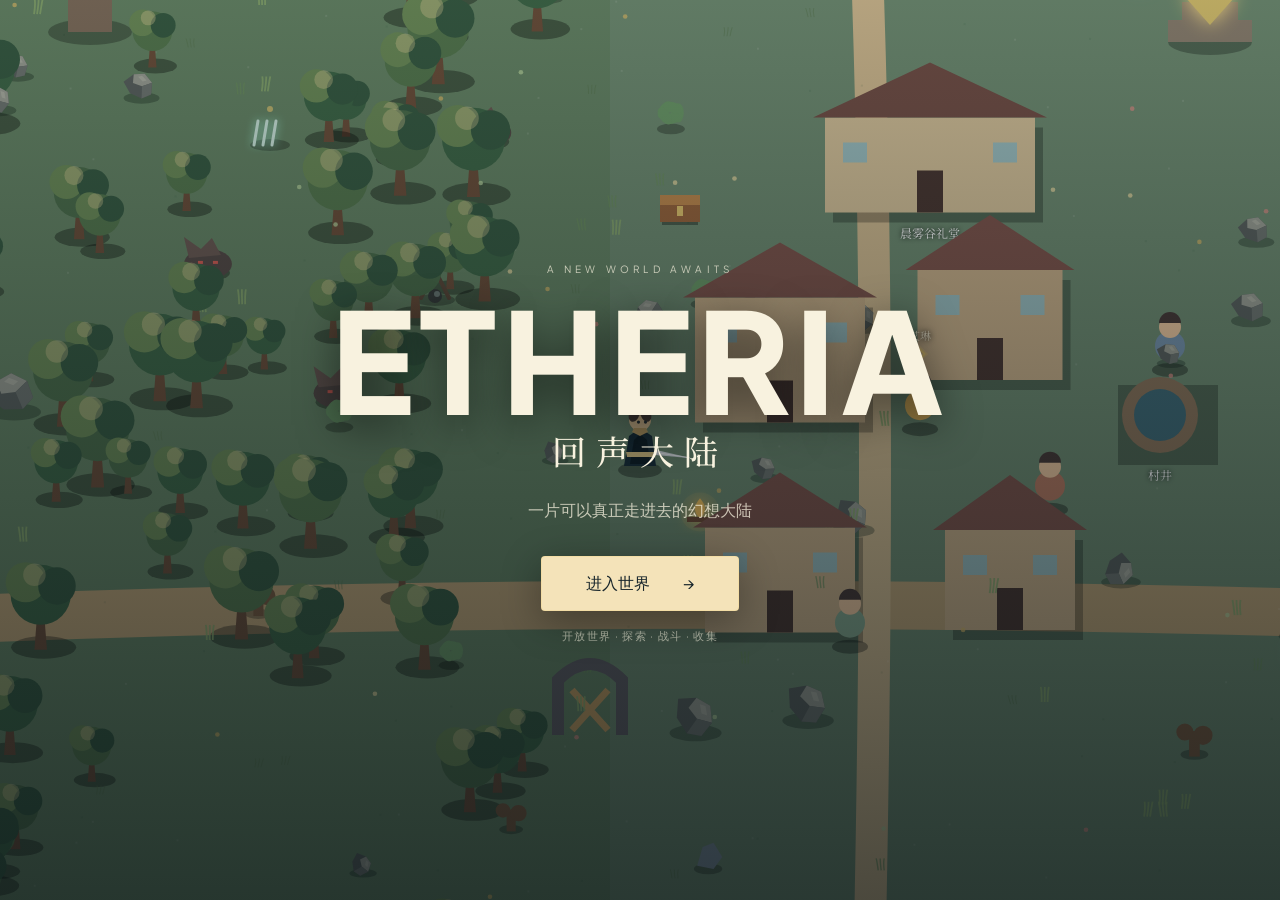
<file: index.html>
<!doctype html>
<html lang="zh-CN">
<head>
<meta charset="utf-8">
<meta name="viewport" content="width=device-width,initial-scale=1,viewport-fit=cover,user-scalable=no">
<meta name="theme-color" content="#071018">
<title>ETHERIA — 回声大陆</title>
<link rel="preconnect" href="https://fonts.googleapis.com">
<link rel="preconnect" href="https://fonts.gstatic.com" crossorigin>
<link href="https://fonts.googleapis.com/css2?family=Noto+Serif+SC:wght@500;600;700&family=Plus+Jakarta+Sans:wght@400;500;600;700;800&display=swap" rel="stylesheet">
<link rel="stylesheet" href="css/game.css?v=etheria-final-01">
<style>
html,body{margin:0;width:100%;height:100%;overflow:hidden;background:#071018}
body{font-family:"Plus Jakarta Sans",sans-serif}
#loading{position:fixed;inset:0;z-index:100;display:flex;flex-direction:column;align-items:center;justify-content:center;background:#071018;color:#f6efdc;animation:loadingFailsafe .8s ease-out 2.4s forwards}
#loading.hidden{display:none!important}
.load-logo{font-size:44px;font-weight:800;letter-spacing:.12em}
.load-sub{font-family:"Noto Serif SC",serif;margin:8px 0 30px;letter-spacing:.3em}
.load-track{width:240px;height:2px;background:#ffffff22}
.load-track i{display:block;height:100%;width:0;background:#e9cf91;transition:width .2s}
.load-track+span{margin-top:14px;font-size:11px;opacity:.65}
@keyframes loadingFailsafe{to{opacity:0;visibility:hidden;pointer-events:none}}
#worldCanvas{position:fixed;inset:0;width:100%;height:100%;touch-action:none}
</style>
</head>
<body>
<div id="game"></div>

<div id="rotateHint"><div class="rotate-icon">↻</div><b>请横屏游玩</b><span>旋转手机后继续冒险</span></div>

<div id="loading" aria-live="polite"><div class="load-logo">ETHERIA</div><div class="load-sub">回声大陆</div><div class="load-track"><i id="loadBar"></i></div><span id="loadText">正在唤醒世界…</span></div>

<!-- ============ 第二层：HUD（只显示必要信息） ============ -->
<div id="hud" class="hidden">
  <div id="miniMap" title="打开地图 (M)"><canvas id="miniMapCanvas" width="180" height="180"></canvas><span id="regionTag">晨雾谷</span></div>

  <div id="questTrack"><i></i><div><b id="questTitle"></b><span id="questHint"></span><em id="questProg"></em></div></div>

  <nav class="quick-nav" aria-label="快捷入口">
    <button id="characterBtn"><span>角色</span></button>
    <button id="inventoryBtn"><span>背包</span></button>
    <button id="questBtn"><span>任务</span></button>
    <button id="menuBtn" aria-label="系统菜单"><span>菜单</span></button>
  </nav>

  <div class="player-card">
    <div class="avatar">旅</div>
    <div class="pc-main"><div class="pc-name"><b>旅者</b><span id="levelText">Lv. 7</span></div>
      <div class="bar hp"><i id="hpFill"></i></div>
      <div class="bar sp"><i id="spFill"></i></div>
    </div>
  </div>

  <div id="combat" class="hidden"><div><b id="enemyName">荒原狼</b><span id="enemyLevel">Lv. 5</span></div><div class="enemy-hp"><i id="enemyHp"></i></div></div>

  <div id="questGuide" class="hidden"><i>◇</i><span id="guideDistance"></span></div>

  <div id="hint">WASD 移动 · Shift 疾跑 · 空格 攻击 · Q 元素技 · E 互动 · M 地图</div>
</div>

<!-- 移动端控制：左摇杆 + 右下主次分明的战斗键 -->
<div id="mobileControls" class="hidden">
  <div id="joy" aria-label="移动摇杆"><i></i></div>
  <div class="mobile-actions">
    <button id="skillBtn">元素技</button>
    <button id="dashBtn">冲刺</button>
    <button id="interactBtn" class="hidden">互动</button>
    <button id="attackBtn">攻击</button>
  </div>
</div>

<!-- ============ 开始界面 ============ -->
<div id="start" class="screen">
  <div class="title"><small>A NEW WORLD AWAITS</small><h1>ETHERIA</h1><h2>回声大陆</h2><p>一片可以真正走进去的幻想大陆</p></div>
  <button id="startBtn">进入世界 <span>→</span></button>
  <div class="start-tip">开放世界 · 探索 · 战斗 · 收集</div>
</div>

<!-- ============ 第四层：系统菜单（左导航 + 右内容） ============ -->
<div id="menu" class="overlay hidden">
  <div class="menu-panel menu-split">
    <aside class="menu-side">
      <small>ETHERIA</small>
      <h2>旅途</h2>
      <nav class="menu-list" id="menuNav">
        <button data-act="resume" class="active">继续游戏</button>
        <button data-act="save">保存进度</button>
        <button data-act="help">帮助</button>
        <button data-act="title">返回标题</button>
      </nav>
      <div class="menu-sep"></div>
      <div class="menu-stats">
        <small>旅程统计</small>
        <div><span>游戏时长</span><b>2.5 小时</b></div>
        <div><span>击杀数</span><b>18</b></div>
        <div><span>回声碎片</span><b>6</b></div>
        <div><span>已探索区域</span><b>3 / 4</b></div>
      </div>
      <div class="menu-ver">ETHERIA v1.0 · 回声大陆<br>© 2026 ETHERIA STUDIO</div>
    </aside>
    <div class="menu-main">
      <section class="menu-pane" id="menuPaneDefault">
        <h3>旅途仍在继续</h3>
        <p>雾还没散，回声还在远处等你。保存进度后可随时回到这里。</p>
        <div class="menu-settings">
          <label class="mswitch"><span>低画质模式</span><input type="checkbox" id="lowToggle"><i></i></label>
          <label class="mswitch"><span>屏幕震动</span><input type="checkbox" id="vibToggle" checked><i></i></label>
          <label class="mswitch"><span>音效</span><input type="checkbox" id="sfxToggle" checked><i></i></label>
        </div>
      </section>
      <section class="menu-help hidden menu-pane" id="menuHelp">
        <b>操作</b>
        <p>桌面：WASD 移动 · Shift 疾跑 · 空格/左键 攻击 · Q 元素技 · E 互动 · M 地图 · Esc 菜单</p>
        <p>移动端：左侧摇杆移动，右下按钮战斗；靠近可互动对象时会出现「互动」按钮。</p>
        <b>世界</b>
        <p>发光的菱形是回声碎片，收集它们会逐渐拼出这片大陆的故事。营火可以恢复生命，也是传送点。有些宝箱不会主动现身。</p>
      </section>
    </div>
  </div>
</div>

<!-- ============ 第三层：角色 ============ -->
<div id="characterPanel" class="full-panel hidden">
  <button class="full-close" data-close-panel="characterPanel" aria-label="返回">×</button>
  <div class="char-layout">
    <div class="char-stage">
      <div class="stage-aura"></div>
      <svg class="traveler-figure" viewBox="0 0 260 520" aria-hidden="true"><defs><linearGradient id="travelerMetal" x1="0" x2="1"><stop offset="0" stop-color="#718985"/><stop offset=".52" stop-color="#d8c68e"/><stop offset="1" stop-color="#3b4c50"/></linearGradient></defs><circle cx="130" cy="67" r="42" fill="#d7c28c"/><path d="M91 62Q96 17 131 18Q166 18 171 62Q151 42 130 44Q108 43 91 62Z" fill="#25343a"/><path d="M92 113Q130 91 168 113L192 251L168 335L177 486L130 505L83 486L92 335L68 251Z" fill="url(#travelerMetal)"/><path d="M92 137L42 257L70 275L109 192M168 137L218 257L190 275L151 192" fill="#50676a"/><path d="M105 332L80 488M155 332L180 488" stroke="#d8c68e" stroke-width="18" stroke-linecap="round"/><path d="M74 247Q130 285 186 247" stroke="#ead79d" stroke-width="5" fill="none"/></svg>
      <div class="stage-ring"></div>
      <div class="stage-title"><span>称号</span><b id="charTitle">雾谷初行者</b></div>
    </div>
    <div class="char-info">
      <small>TRAVELER</small>
      <h2>旅者</h2>
      <p id="charLevel">Lv. 7 · 晨雾谷的旅人</p>
      <div class="xp-wrap">
        <div class="xp-head"><span>经验</span><b id="charXp">0 / 240</b></div>
        <div class="xp-bar"><i id="charXpFill"></i></div>
      </div>
      <div class="stat-lines">
        <div><span>生命</span><b id="charHp">820 / 820</b></div>
        <div><span>攻击</span><b id="charPower">95</b></div>
        <div><span>防御</span><b id="charDef">32</b></div>
        <div><span>暴击率</span><b id="charCrit">12%</b></div>
        <div><span>移动速度</span><b id="charSpeed">4.2</b></div>
        <div><span>体力</span><b id="charSp">100</b></div>
        <div><span>回声碎片</span><b id="charEcho">0</b></div>
      </div>
      <div class="char-tabs">
        <button class="active" data-ctab="equip">装备</button>
        <button data-ctab="skill">技能</button>
      </div>
      <div class="char-tab-pane" id="ctabEquip">
        <div class="equip-line"><span>武器</span><b id="charWeapon">旅者短剑</b></div>
        <div class="equip-line"><span>护甲</span><b>雾行斗篷</b></div>
        <div class="equip-line"><span>饰品</span><b>未佩戴</b></div>
      </div>
      <div class="char-tab-pane hidden" id="ctabSkill">
        <div class="equip-line"><span>元素技</span><b>回声震荡</b></div>
        <div class="equip-line"><span>被动</span><b>雾中疾行</b></div>
        <div class="equip-line"><span>未解锁</span><b>???</b></div>
      </div>
    </div>
    <aside class="char-map">
      <small>当前位置</small>
      <div class="char-map-frame">
        <svg viewBox="0 0 200 146" aria-hidden="true">
          <rect x="0" y="0" width="200" height="146" fill="#0a161c"/>
          <rect x="0" y="0" width="63" height="146" fill="#16261f"/>
          <rect x="137" y="0" width="63" height="60" fill="#182521"/>
          <rect x="113" y="83" width="87" height="63" fill="#152427"/>
          <ellipse cx="154" cy="117" rx="42" ry="31" fill="#173038"/>
          <path d="M0 70 Q50 62 100 70 T200 68" stroke="#3d4a3e" stroke-width="1.6" fill="none"/>
          <circle cx="88" cy="66" r="4" fill="var(--gold)"/>
          <circle cx="88" cy="66" r="8" fill="none" stroke="var(--gold)" stroke-opacity=".5">
            <animate attributeName="r" values="5;10;5" dur="2.4s" repeatCount="indefinite"/>
            <animate attributeName="stroke-opacity" values=".6;0;.6" dur="2.4s" repeatCount="indefinite"/>
          </circle>
        </svg>
      </div>
      <span class="char-map-name" id="charMapName">晨雾谷</span>
    </aside>
  </div>
</div>

<!-- ============ 第三层：背包 ============ -->
<div id="inventoryPanel" class="full-panel hidden">
  <button class="full-close" data-close-panel="inventoryPanel" aria-label="返回">×</button>
  <div class="panel-page">
    <header class="panel-head inv-head">
      <div><small>INVENTORY</small><h2>背包</h2></div>
      <div class="inv-tools">
        <span class="inv-cap" id="invCap">12 / 30</span>
        <button class="inv-sort" id="invSortBtn" title="按类型整理">整理</button>
      </div>
    </header>
    <nav class="inv-cats" id="invCats">
      <button class="active" data-cat="all">全部</button>
      <button data-cat="equip">装备</button>
      <button data-cat="use">消耗品</button>
      <button data-cat="mat">材料</button>
      <button data-cat="quest">任务</button>
    </nav>
    <div id="invGrid" class="inv-grid"></div>
    <div id="invTip" class="inv-tip hidden" role="tooltip">
      <b id="invTipName"></b>
      <span id="invTipType"></span>
      <p id="invTipDesc"></p>
      <em id="invTipCount"></em>
    </div>
  </div>
</div>

<!-- ============ 第三层：任务 ============ -->
<div id="questPanel" class="full-panel hidden">
  <button class="full-close" data-close-panel="questPanel" aria-label="返回">×</button>
  <div class="panel-page quest-page">
    <header class="panel-head"><small>QUEST</small><h2>任务</h2></header>
    <div class="quest-cols">
      <aside class="quest-chapters">
        <small>第一章 · 晨雾谷的回声</small>
        <ol id="questChapters">
          <li data-qc="0"><i>✓</i><span>初见晨雾谷</span></li>
          <li data-qc="1"><i>✓</i><span>森林异动</span></li>
          <li data-qc="2"><i>✓</i><span>森林中的威胁</span></li>
          <li data-qc="3"><i>◇</i><span>旧灯塔</span></li>
          <li data-qc="4"><i>·</i><span>回声的源头</span></li>
          <li data-qc="5"><i>·</i><span>回到晨雾谷</span></li>
          <li data-qc="6"><i>·</i><span>新的回声</span></li>
        </ol>
      </aside>
      <div class="quest-main">
        <section class="quest-focus">
          <small>正在发生</small>
          <h3 id="qpTitle"></h3>
          <p id="qpDesc"></p>
          <div id="qpObjectives" class="qp-objectives"></div>
          <div class="qp-reward-row">
            <span class="qp-rw"><i class="rw rw-xp"></i>经验</span>
            <span class="qp-rw"><i class="rw rw-coin"></i>金币</span>
            <span class="qp-rw"><i class="rw rw-mat"></i>材料</span>
          </div>
          <div id="qpRewards" class="qp-rewards"></div>
        </section>
        <section class="quest-log">
          <small>探索记录</small>
          <div class="timeline">
            <div class="tl-line"></div>
            <div id="exploreLog" class="explore-log"></div>
          </div>
        </section>
      </div>
    </div>
  </div>
</div>

<!-- ============ 第三层：地图 ============ -->
<div id="mapPanel" class="full-panel hidden">
  <button class="full-close" data-close-panel="mapPanel" aria-label="返回">×</button>
  <div class="panel-page map-page">
    <header class="panel-head"><small>WORLD MAP</small><h2 id="mapTitle">晨雾谷</h2></header>
    <div class="map-stage">
      <div class="map-wrap">
        <canvas id="mapCanvas" width="900" height="660"></canvas>
        <span class="map-region-tag" style="left:12%;top:38%">静谧森林</span>
        <span class="map-region-tag" style="left:78%;top:16%">风痕高地</span>
        <span class="map-region-tag" style="left:76%;top:72%">暮潮湖畔</span>
        <span class="map-region-tag" style="left:48%;top:48%">晨雾谷</span>
        <div class="map-zoom">
          <button id="mapZoomIn" aria-label="放大">+</button>
          <button id="mapZoomOut" aria-label="缩小">−</button>
        </div>
      </div>
      <ul class="map-legend">
        <li><i class="lg lg-player"></i>玩家</li>
        <li><i class="lg lg-fire"></i>营火</li>
        <li><i class="lg lg-mark"></i>地标</li>
        <li><i class="lg lg-quest"></i>任务目标</li>
        <li><i class="lg lg-fog"></i>未探索</li>
      </ul>
    </div>
    <div class="map-status">
      <span id="mapRegion">当前区域 · 晨雾谷</span>
      <div class="map-exp"><i id="mapExpFill"></i></div>
      <span id="mapExpText">探索度 46%</span>
    </div>
    <p class="map-tip">雾气之下是尚未踏足的土地 · 点击已点亮的营火可以传送</p>
  </div>
</div>

<!-- ============ 对话 ============ -->
<div id="dialogue" class="dialogue hidden"><div class="dialogue-box"><small id="dialogueRole">村民</small><h2 id="dialogueName">艾琳</h2><p id="dialogueText"></p><button id="dialogueNext">继续</button></div></div>

<!-- 回声碎片叙事卡 -->
<div id="lore" class="hidden"><div class="lore-card"><i>◆</i><small>回声碎片</small><p id="loreText"></p><button id="loreOk">收好碎片</button></div></div>

<div id="toast"></div>

<script src="js/audio.js?v=etheria-final-01" defer></script>
<script src="js/main.js?v=etheria-final-01" defer></script>
</body>
</html>
</file>
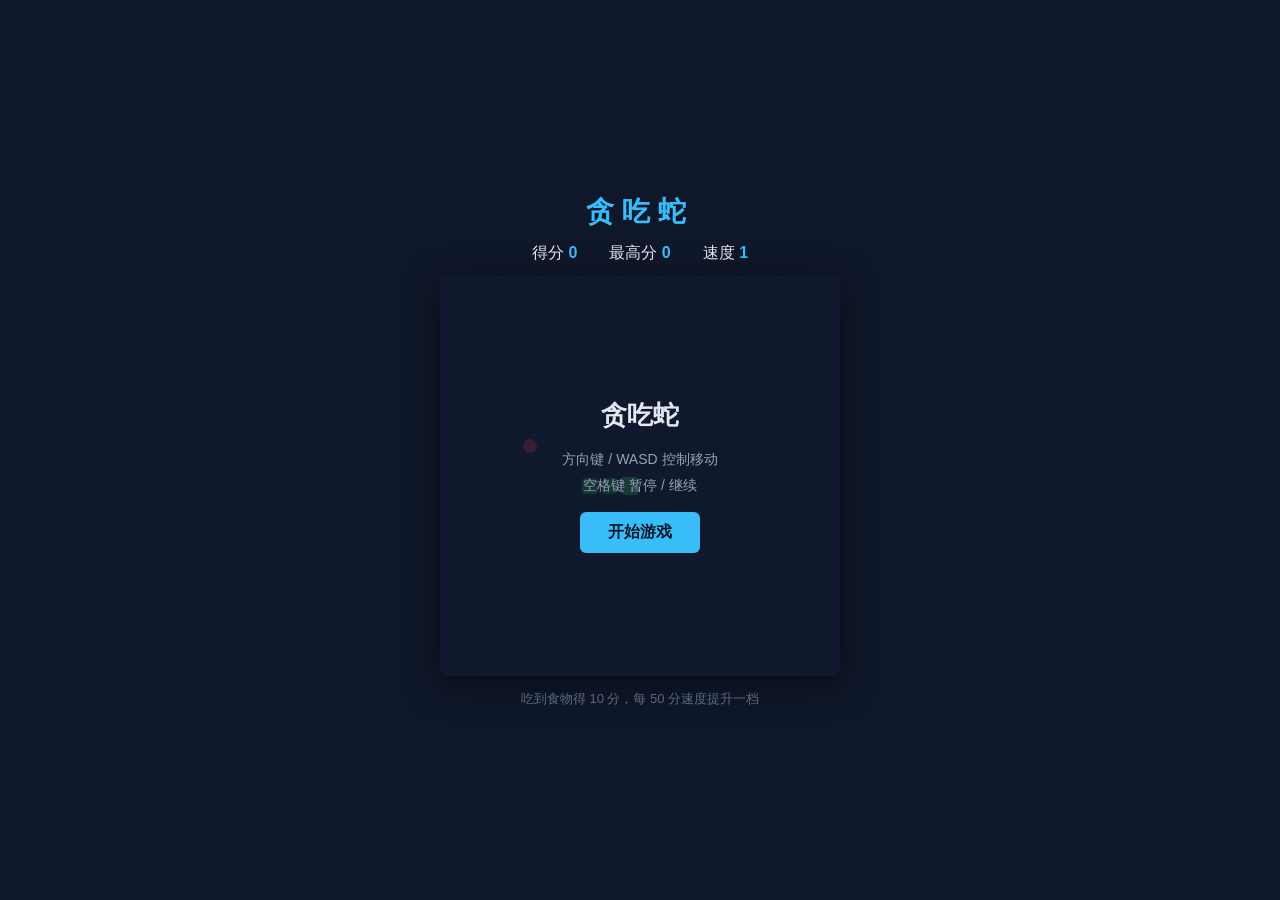
<file: snake.html>
<!DOCTYPE html>
<html lang="zh-CN">
<head>
<meta charset="UTF-8">
<meta name="viewport" content="width=device-width, initial-scale=1.0">
<title>贪吃蛇</title>
<style>
  :root {
    --bg: #0f172a;
    --panel: #1e293b;
    --grid: #16213e;
    --snake: #22c55e;
    --snake-head: #4ade80;
    --food: #f43f5e;
    --text: #e2e8f0;
    --accent: #38bdf8;
  }
  * { margin: 0; padding: 0; box-sizing: border-box; }
  body {
    background: var(--bg);
    color: var(--text);
    font-family: "Segoe UI", "PingFang SC", "Microsoft YaHei", sans-serif;
    display: flex;
    flex-direction: column;
    align-items: center;
    justify-content: center;
    min-height: 100vh;
    user-select: none;
  }
  h1 {
    font-size: 28px;
    letter-spacing: 8px;
    margin-bottom: 12px;
    color: var(--accent);
  }
  .hud {
    display: flex;
    gap: 32px;
    margin-bottom: 12px;
    font-size: 16px;
  }
  .hud b { color: var(--accent); font-variant-numeric: tabular-nums; }
  .board-wrap { position: relative; }
  canvas {
    background: var(--grid);
    border-radius: 8px;
    box-shadow: 0 8px 32px rgba(0,0,0,.5);
    display: block;
  }
  .overlay {
    position: absolute;
    inset: 0;
    background: rgba(15, 23, 42, .82);
    border-radius: 8px;
    display: flex;
    flex-direction: column;
    align-items: center;
    justify-content: center;
    gap: 14px;
    text-align: center;
  }
  .overlay.hidden { display: none; }
  .overlay h2 { font-size: 26px; }
  .overlay p { font-size: 14px; color: #94a3b8; line-height: 1.8; }
  button {
    background: var(--accent);
    border: none;
    color: #0f172a;
    font-size: 16px;
    font-weight: 700;
    padding: 10px 28px;
    border-radius: 6px;
    cursor: pointer;
    transition: transform .1s, filter .15s;
  }
  button:hover { filter: brightness(1.15); }
  button:active { transform: scale(.96); }
  .tips { margin-top: 14px; font-size: 13px; color: #64748b; }
  .touch {
    display: none;
    margin-top: 16px;
    grid-template-columns: repeat(3, 64px);
    grid-template-rows: repeat(2, 64px);
    gap: 8px;
  }
  .touch button {
    font-size: 22px;
    padding: 0;
    border-radius: 10px;
    background: var(--panel);
    color: var(--text);
    border: 1px solid #334155;
  }
  .touch .up { grid-column: 2; grid-row: 1; }
  .touch .left { grid-column: 1; grid-row: 2; }
  .touch .down { grid-column: 2; grid-row: 2; }
  .touch .right { grid-column: 3; grid-row: 2; }
  @media (pointer: coarse) { .touch { display: grid; } }
</style>
</head>
<body>
  <h1>贪吃蛇</h1>
  <div class="hud">
    <div>得分 <b id="score">0</b></div>
    <div>最高分 <b id="best">0</b></div>
    <div>速度 <b id="level">1</b></div>
  </div>

  <div class="board-wrap">
    <canvas id="game" width="400" height="400"></canvas>
    <div class="overlay" id="overlay">
      <h2 id="overlay-title">贪吃蛇</h2>
      <p id="overlay-text">方向键 / WASD 控制移动<br>空格键 暂停 / 继续</p>
      <button id="start-btn">开始游戏</button>
    </div>
  </div>

  <div class="touch">
    <button class="up" data-dir="up">▲</button>
    <button class="left" data-dir="left">◀</button>
    <button class="down" data-dir="down">▼</button>
    <button class="right" data-dir="right">▶</button>
  </div>

  <div class="tips">吃到食物得 10 分，每 50 分速度提升一档</div>

<script>
(() => {
  const canvas = document.getElementById('game');
  const ctx = canvas.getContext('2d');
  const COLS = 20, ROWS = 20;
  const CELL = canvas.width / COLS;

  const scoreEl = document.getElementById('score');
  const bestEl = document.getElementById('best');
  const levelEl = document.getElementById('level');
  const overlay = document.getElementById('overlay');
  const overlayTitle = document.getElementById('overlay-title');
  const overlayText = document.getElementById('overlay-text');
  const startBtn = document.getElementById('start-btn');

  const DIRS = {
    up:    { x: 0, y: -1 },
    down:  { x: 0, y: 1 },
    left:  { x: -1, y: 0 },
    right: { x: 1, y: 0 },
  };
  const OPPOSITE = { up: 'down', down: 'up', left: 'right', right: 'left' };

  let snake, dir, pendingDir, food, score, speedLevel, timer, running, paused;
  let best = Number(localStorage.getItem('snake-best') || 0);
  bestEl.textContent = best;

  function reset() {
    snake = [{ x: 9, y: 10 }, { x: 8, y: 10 }, { x: 7, y: 10 }];
    dir = 'right';
    pendingDir = 'right';
    score = 0;
    speedLevel = 1;
    scoreEl.textContent = 0;
    levelEl.textContent = 1;
    spawnFood();
  }

  function spawnFood() {
    const occupied = new Set(snake.map(s => s.x + ',' + s.y));
    let pos;
    do {
      pos = { x: Math.floor(Math.random() * COLS), y: Math.floor(Math.random() * ROWS) };
    } while (occupied.has(pos.x + ',' + pos.y));
    food = pos;
  }

  function interval() {
    return Math.max(60, 160 - (speedLevel - 1) * 18);
  }

  function start() {
    reset();
    running = true;
    paused = false;
    overlay.classList.add('hidden');
    clearInterval(timer);
    timer = setInterval(tick, interval());
    draw();
  }

  function tick() {
    if (paused) return;
    dir = pendingDir;
    const head = snake[0];
    const next = { x: head.x + DIRS[dir].x, y: head.y + DIRS[dir].y };

    // 撞墙或撞自己
    if (
      next.x < 0 || next.x >= COLS || next.y < 0 || next.y >= ROWS ||
      snake.some(s => s.x === next.x && s.y === next.y)
    ) {
      gameOver();
      return;
    }

    snake.unshift(next);

    if (next.x === food.x && next.y === food.y) {
      score += 10;
      scoreEl.textContent = score;
      const newLevel = Math.floor(score / 50) + 1;
      if (newLevel !== speedLevel) {
        speedLevel = newLevel;
        levelEl.textContent = speedLevel;
        clearInterval(timer);
        timer = setInterval(tick, interval());
      }
      spawnFood();
    } else {
      snake.pop();
    }
    draw();
  }

  function gameOver() {
    running = false;
    clearInterval(timer);
    if (score > best) {
      best = score;
      localStorage.setItem('snake-best', best);
      bestEl.textContent = best;
    }
    overlayTitle.textContent = '游戏结束';
    overlayText.innerHTML = '本局得分 <b style="color:#38bdf8">' + score + '</b>';
    startBtn.textContent = '再来一局';
    overlay.classList.remove('hidden');
  }

  function togglePause() {
    if (!running) return;
    paused = !paused;
    if (paused) {
      overlayTitle.textContent = '已暂停';
      overlayText.textContent = '按空格键继续';
      startBtn.textContent = '继续';
      overlay.classList.remove('hidden');
    } else {
      overlay.classList.add('hidden');
    }
  }

  function draw() {
    ctx.clearRect(0, 0, canvas.width, canvas.height);

    // 网格线
    ctx.strokeStyle = 'rgba(255,255,255,0.04)';
    ctx.lineWidth = 1;
    for (let i = 1; i < COLS; i++) {
      ctx.beginPath();
      ctx.moveTo(i * CELL, 0);
      ctx.lineTo(i * CELL, canvas.height);
      ctx.stroke();
    }
    for (let j = 1; j < ROWS; j++) {
      ctx.beginPath();
      ctx.moveTo(0, j * CELL);
      ctx.lineTo(canvas.width, j * CELL);
      ctx.stroke();
    }

    // 食物
    ctx.fillStyle = getCss('--food');
    ctx.beginPath();
    ctx.arc(food.x * CELL + CELL / 2, food.y * CELL + CELL / 2, CELL / 2 - 3, 0, Math.PI * 2);
    ctx.fill();

    // 蛇身
    snake.forEach((seg, i) => {
      ctx.fillStyle = i === 0 ? getCss('--snake-head') : getCss('--snake');
      const pad = i === 0 ? 1 : 2;
      roundRect(seg.x * CELL + pad, seg.y * CELL + pad, CELL - pad * 2, CELL - pad * 2, 4);
    });

    // 蛇眼睛
    const head = snake[0];
    ctx.fillStyle = '#0f172a';
    const cx = head.x * CELL + CELL / 2;
    const cy = head.y * CELL + CELL / 2;
    const d = DIRS[dir];
    const ox = d.y !== 0 ? 4 : 0;
    const oy = d.x !== 0 ? 4 : 0;
    ctx.beginPath();
    ctx.arc(cx + d.x * 4 - ox, cy + d.y * 4 - oy, 2, 0, Math.PI * 2);
    ctx.arc(cx + d.x * 4 + ox, cy + d.y * 4 + oy, 2, 0, Math.PI * 2);
    ctx.fill();
  }

  function roundRect(x, y, w, h, r) {
    ctx.beginPath();
    ctx.moveTo(x + r, y);
    ctx.arcTo(x + w, y, x + w, y + h, r);
    ctx.arcTo(x + w, y + h, x, y + h, r);
    ctx.arcTo(x, y + h, x, y, r);
    ctx.arcTo(x, y, x + w, y, r);
    ctx.closePath();
    ctx.fill();
  }

  function getCss(name) {
    return getComputedStyle(document.documentElement).getPropertyValue(name).trim();
  }

  function setDir(name) {
    if (!running || paused) return;
    if (name === OPPOSITE[dir]) return; // 禁止 180° 掉头
    pendingDir = name;
  }

  const KEY_MAP = {
    ArrowUp: 'up', ArrowDown: 'down', ArrowLeft: 'left', ArrowRight: 'right',
    w: 'up', s: 'down', a: 'left', d: 'right',
    W: 'up', S: 'down', A: 'left', D: 'right',
  };

  document.addEventListener('keydown', e => {
    if (e.key === ' ') {
      e.preventDefault();
      if (!running) start(); else togglePause();
      return;
    }
    const name = KEY_MAP[e.key];
    if (name) {
      e.preventDefault();
      setDir(name);
    }
  });

  startBtn.addEventListener('click', () => {
    if (paused) togglePause(); else start();
  });

  document.querySelectorAll('.touch button').forEach(btn => {
    btn.addEventListener('click', () => setDir(btn.dataset.dir));
  });

  // 初始画面
  reset();
  draw();
})();
</script>
</body>
</html>
</file>
<file: css/game.css>
/* ==========================================================================
   ETHERIA · 回声大陆 — 最终视觉层
   世界是绝对主角：UI 克制、细线、暗青黑 + 米白 + 暗金。
   金色只用于：任务 / 稀有 / 重要交互 / 选中。
   ========================================================================== */
:root{
  --gold:#e8c77b;--gold-hi:#f4dfaa;--gold-dim:rgba(232,199,123,.4);
  --paper:#f5efdf;--ink:#0a181f;
  --mist:#9bbcb5;
  --line:rgba(232,199,123,.22);
  --panel:rgba(6,15,21,.55);
  --danger:#df7168;
}
*{box-sizing:border-box}
button{font:inherit;color:inherit}
.hidden{display:none!important}
#game{position:fixed;inset:0}
canvas{display:block}

/* ---------- 开始界面 ---------- */
.screen{position:fixed;inset:0;z-index:60;display:flex;flex-direction:column;align-items:center;justify-content:center;text-align:center;color:#f8f2df;background:linear-gradient(180deg,rgba(6,14,19,.15),rgba(5,13,18,.66));transition:opacity .4s}
.title small{letter-spacing:.42em;font-size:10px;opacity:.72}
.title h1{font-size:clamp(64px,12vw,140px);line-height:.9;letter-spacing:.04em;margin:18px 0 5px;font-weight:800;text-shadow:0 10px 40px #0008}
.title h2{font-family:"Noto Serif SC",serif;font-weight:500;letter-spacing:.3em;margin:0;font-size:clamp(20px,3vw,34px)}
.title p{opacity:.75;margin:24px 0 34px}
.screen>button{border:1px solid #f4dc9caa;background:#f4e3b9;color:#17252b;padding:15px 44px;border-radius:4px;cursor:pointer;box-shadow:0 10px 40px #0005}
.screen>button span{margin-left:30px}
.screen>button:hover{filter:brightness(1.05)}
.start-tip{margin-top:18px;font-size:11px;opacity:.55;letter-spacing:.12em}

/* ---------- 第二层：HUD ---------- */
#hud{position:fixed;inset:0;z-index:20;pointer-events:none;transition:opacity .35s}
#hud:not(.hidden){animation:hudEnter .6s both}
@keyframes hudEnter{from{opacity:0}to{opacity:1}}

/* 左上：圆形雷达小地图 */
#miniMap{position:absolute;left:18px;top:16px;width:150px;pointer-events:auto;cursor:pointer;text-align:center}
#miniMap canvas{width:150px;height:150px;border-radius:50%;border:1px solid var(--line);box-shadow:0 10px 30px #0007,inset 0 0 0 4px rgba(7,16,22,.5);background:#0a161c}
#miniMap #regionTag{display:inline-block;margin-top:6px;font:11px "Noto Serif SC",serif;letter-spacing:.12em;color:var(--paper);text-shadow:0 2px 8px #000;background:rgba(7,17,23,.55);border:1px solid rgba(255,255,255,.08);padding:2px 10px;border-radius:99px}

/* 左侧：任务追踪（文字 + 一条细金线，无卡片） */
#questTrack{position:absolute;left:20px;top:196px;max-width:270px;display:flex;gap:10px;color:#f4ead7;text-shadow:0 2px 10px #000;transition:opacity .3s}
#questTrack>i{flex:0 0 2px;background:linear-gradient(180deg,var(--gold),transparent);border-radius:2px}
#questTrack b{display:block;font:600 15px "Noto Serif SC",serif;color:#fff5df}
#questTrack span{display:block;margin-top:3px;font-size:11px;line-height:1.6;color:#cfd8d2}
#questTrack em{display:block;margin-top:3px;font:600 11px "Plus Jakarta Sans",sans-serif;font-style:normal;color:var(--gold-hi);letter-spacing:.06em}
#questTrack.flash b{animation:questFlash 1.1s ease-out}
@keyframes questFlash{0%{color:var(--gold-hi);text-shadow:0 0 18px var(--gold)}100%{color:#fff5df}}

/* 右上：极轻量系统入口 */
.quick-nav{position:absolute;right:16px;top:14px;display:flex;gap:2px;pointer-events:auto}
.quick-nav button{border:0;background:transparent;color:#e9e0cd;padding:7px 10px;cursor:pointer;opacity:.75;transition:.15s}
.quick-nav button span{font:12px "Noto Serif SC",serif;letter-spacing:.1em;text-shadow:0 2px 8px #000}
.quick-nav button:hover{opacity:1;color:var(--gold-hi)}
.quick-nav button:hover span{border-bottom:1px solid var(--gold-dim);padding-bottom:2px}

/* 左下：角色状态 */
.player-card{position:absolute;left:20px;bottom:20px;display:flex;gap:10px;align-items:center;color:#f3ead8}
.player-card .avatar{width:44px;height:44px;border-radius:50%;border:1px solid #e7cb86;background:linear-gradient(145deg,#d8c68e,#5c7772);display:grid;place-items:center;color:#16272b;font:700 17px "Noto Serif SC",serif;box-shadow:0 6px 18px #0007;flex:0 0 auto}
.pc-main{display:flex;flex-direction:column;gap:4px}
.pc-name{display:flex;align-items:baseline;gap:8px;text-shadow:0 2px 8px #000}
.pc-name b{font:600 13px "Noto Serif SC",serif}
.pc-name span{font-size:10px;color:var(--gold-hi);letter-spacing:.08em}
.player-card .bar{width:170px;height:4px;border-radius:99px;background:rgba(6,14,19,.55);overflow:hidden;box-shadow:0 1px 6px #0006}
.player-card .bar i{display:block;height:100%;transition:width .2s}
.player-card .hp i{background:linear-gradient(90deg,#9fbea4,#e2c87e)}
.player-card .sp{height:3px;width:140px}
.player-card .sp i{background:#7fc4cf}
.player-card.low-health .hp i{background:linear-gradient(90deg,#b0524c,#df7168);animation:lowHp 1s infinite}
@keyframes lowHp{50%{filter:brightness(1.35)}}

/* 战斗中：敌方血条（顶部小条） */
#combat{position:absolute;top:14%;left:50%;transform:translateX(-50%);width:220px;color:#f4ead8;text-align:center;text-shadow:0 2px 8px #000}
#combat>div:first-child{display:flex;justify-content:space-between;font-size:11px}
#combat b{font-family:"Noto Serif SC",serif}
#combat span{color:#d9a89f}
.enemy-hp{height:3px;background:rgba(255,255,255,.14);margin-top:6px;border-radius:99px;overflow:hidden}
.enemy-hp i{display:block;height:100%;background:linear-gradient(90deg,#9d494b,#df7168)}
#combat:not(.hidden){animation:combatIn .25s ease-out both}
@keyframes combatIn{from{opacity:0;transform:translate(-50%,8px)}to{opacity:1;transform:translate(-50%,0)}}

/* 屏幕外目标：极小的金色方向符号 */
#questGuide{position:fixed;z-index:21;left:50%;top:80px;display:flex;align-items:center;gap:6px;pointer-events:none;color:var(--gold-hi);text-shadow:0 0 10px rgba(232,199,123,.6),0 2px 8px #000;transition:opacity .2s}
#questGuide i{font-style:normal;font-size:15px;animation:gemPulse 1.6s ease-in-out infinite}
#questGuide span{font-size:10px;letter-spacing:.05em;background:rgba(7,17,23,.55);padding:2px 8px;border-radius:99px}
@keyframes gemPulse{0%,100%{opacity:.65;transform:scale(.92)}50%{opacity:1;transform:scale(1.06)}}

/* 操作提示：出现后淡出 */
#hint{position:absolute;bottom:16px;left:50%;transform:translateX(-50%);font-size:10px;color:rgba(255,255,255,.6);background:rgba(7,17,23,.5);padding:6px 12px;border-radius:99px;transition:opacity 1.2s;white-space:nowrap}
#hint.fade{opacity:0}

/* Toast */
#toast{position:fixed;z-index:50;left:50%;top:14%;transform:translate(-50%,-10px);background:rgba(8,20,27,.9);color:#f5e4b4;border:1px solid rgba(212,181,107,.35);border-radius:5px;padding:10px 18px;font-size:12px;opacity:0;pointer-events:none;transition:.3s;text-shadow:0 1px 4px #000}
#toast.show{opacity:1;transform:translate(-50%,0)}

/* 奖励弹出（细金线风格） */
#fxLayer{position:fixed;inset:0;z-index:48;pointer-events:none}
#fxFlash{position:absolute;inset:0;background:radial-gradient(circle,rgba(244,223,170,.16),transparent 60%);opacity:0}
#fxFlash.play{animation:fxFlash .7s ease-out}
@keyframes fxFlash{15%{opacity:1}100%{opacity:0}}
.fx-reward-popup{position:absolute;left:50%;top:22%;transform:translateX(-50%);text-align:center;color:var(--paper);text-shadow:0 2px 14px #000;animation:rewardIn .4s ease-out}
.fx-reward-popup small{display:block;font-size:9px;letter-spacing:.3em;color:var(--gold-hi)}
.fx-reward-popup b{display:block;font:600 22px "Noto Serif SC",serif;margin:4px 0}
.fx-reward-popup span{font-size:11px;color:#cfd8d2}
.fx-reward-popup.out{opacity:0;transform:translate(-50%,-14px);transition:.35s}
@keyframes rewardIn{from{opacity:0;transform:translate(-50%,12px)}to{opacity:1;transform:translate(-50%,0)}}
.hud-number-pop{animation:numPop .35s ease-out}
@keyframes numPop{40%{transform:scale(1.18);color:var(--gold-hi)}}

/* ---------- 第三层：全屏面板（浮在朦胧的世界之上） ---------- */
.full-panel{position:fixed;inset:0;z-index:40;color:var(--paper);overflow:auto;
  background:
    radial-gradient(120% 90% at 18% 0%,rgba(46,80,74,.28),transparent 55%),
    radial-gradient(100% 80% at 85% 100%,rgba(60,50,32,.22),transparent 60%),
    rgba(5,12,17,.52);
  backdrop-filter:blur(24px) saturate(.78);-webkit-backdrop-filter:blur(24px) saturate(.78);
  animation:panelIn .38s ease-out both}
@keyframes panelIn{from{opacity:0;transform:translateY(10px)}to{opacity:1;transform:none}}
.full-close{position:fixed;top:20px;right:26px;z-index:5;width:42px;height:42px;border-radius:50%;border:1px solid var(--line);background:rgba(7,18,24,.5);color:#f0dfae;font-size:24px;cursor:pointer;display:grid;place-items:center;transition:transform .18s,border-color .18s,background .18s}
.full-close:hover{border-color:var(--gold);background:rgba(232,199,123,.12);transform:rotate(90deg)}
.panel-page{max-width:960px;margin:0 auto;padding:64px 28px 48px}
.panel-head small{font-size:9px;letter-spacing:.34em;color:var(--gold-hi)}
.panel-head h2{font:600 34px "Noto Serif SC",serif;margin:6px 0 26px;color:#f5ecd8}
.panel-head{display:flex;align-items:flex-end;justify-content:space-between;gap:16px}

/* ============ 角色：立绘光晕 + 数据 + 缩略图 ============ */
.char-layout{min-height:100%;display:grid;grid-template-columns:minmax(250px,.95fr) minmax(300px,1.15fr) 190px;align-items:center;max-width:1160px;margin:0 auto;padding:44px 28px;gap:34px}
.char-stage{position:relative;display:grid;place-items:center;align-self:stretch}
.stage-aura{position:absolute;width:min(44vw,420px);height:min(44vw,420px);border-radius:50%;
  background:radial-gradient(circle,rgba(232,199,123,.2) 0%,rgba(155,188,181,.12) 42%,transparent 68%);
  filter:blur(2px);animation:auraBreath 4.5s ease-in-out infinite}
@keyframes auraBreath{0%,100%{transform:scale(1);opacity:.85}50%{transform:scale(1.06);opacity:1}}
.char-stage:before{content:"";position:absolute;width:min(40vw,400px);height:min(40vw,400px);border:1px solid rgba(232,199,123,.18);border-radius:50%}
.stage-ring{position:absolute;width:min(30vw,300px);height:min(30vw,300px);border:1px solid rgba(232,199,123,.3);border-radius:50%;box-shadow:0 0 25px rgba(232,199,123,.12);animation:ringSpin 26s linear infinite}
.stage-ring:after{content:"";position:absolute;top:-3px;left:50%;width:5px;height:5px;border-radius:50%;background:var(--gold);box-shadow:0 0 8px var(--gold)}
@keyframes ringSpin{to{transform:rotate(360deg)}}
.traveler-figure{width:min(42vw,240px);filter:drop-shadow(0 24px 30px rgba(0,0,0,.5));position:relative;animation:figureFloat 5s ease-in-out infinite}
@keyframes figureFloat{0%,100%{transform:translateY(0)}50%{transform:translateY(-8px)}}
.stage-title{position:absolute;bottom:6%;left:50%;transform:translateX(-50%);text-align:center;white-space:nowrap}
.stage-title span{display:block;font-size:9px;letter-spacing:.32em;color:var(--mist);opacity:.8}
.stage-title b{display:block;margin-top:4px;font:600 15px "Noto Serif SC",serif;color:var(--gold-hi);text-shadow:0 2px 12px #000;padding:4px 14px;border:1px solid var(--gold-dim);border-radius:99px;background:rgba(8,20,26,.55)}
.char-info small{font-size:9px;letter-spacing:.3em;color:var(--gold-hi)}
.char-info h2{font:600 40px "Noto Serif SC",serif;margin:6px 0 2px}
.char-info p{font-size:12px;color:var(--mist);margin:0 0 20px}
.xp-wrap{margin:0 0 18px}
.xp-head{display:flex;justify-content:space-between;align-items:baseline;margin-bottom:6px}
.xp-head span{font-size:11px;color:#aebbb6;letter-spacing:.08em}
.xp-head b{font:600 12px "Plus Jakarta Sans",sans-serif;color:var(--gold-hi);font-variant-numeric:tabular-nums}
.xp-bar{height:5px;border-radius:99px;background:rgba(255,255,255,.08);overflow:hidden;box-shadow:inset 0 1px 3px #0007}
.xp-bar i{display:block;height:100%;width:0;border-radius:99px;background:linear-gradient(90deg,#8fb7a0,var(--gold) 70%,var(--gold-hi));box-shadow:0 0 10px rgba(232,199,123,.5);transition:width .5s cubic-bezier(.22,.9,.3,1)}
.stat-lines div{display:flex;justify-content:space-between;align-items:baseline;padding:11px 2px;border-bottom:1px solid rgba(232,199,123,.14)}
.stat-lines span{font-size:12px;color:#aebbb6}
.stat-lines b{font:600 15px "Plus Jakarta Sans",sans-serif;color:#f4e5b9;font-variant-numeric:tabular-nums}
.char-tabs{display:flex;gap:20px;margin-top:24px;border-bottom:1px solid rgba(232,199,123,.14)}
.char-tabs button{border:0;background:none;padding:9px 2px;font:14px "Noto Serif SC",serif;color:#9ca9a4;cursor:pointer;border-bottom:2px solid transparent;transition:.15s}
.char-tabs button:hover{color:#e9d69f}
.char-tabs button.active{color:var(--gold-hi);border-bottom-color:var(--gold)}
.char-tab-pane{padding-top:6px}
.equip-line{display:flex;justify-content:space-between;align-items:baseline;padding:10px 2px;border-bottom:1px solid rgba(232,199,123,.1)}
.equip-line span{font-size:11px;color:#9eaaa5}
.equip-line b{font:600 15px "Noto Serif SC",serif;color:var(--gold-hi)}
/* 角色右侧：世界缩略图 */
.char-map{align-self:start;margin-top:86px}
.char-map small{font-size:9px;letter-spacing:.3em;color:var(--gold-hi)}
.char-map-frame{margin-top:10px;border:1px solid var(--line);border-radius:10px;overflow:hidden;background:#0a161c;box-shadow:0 14px 40px #0008}
.char-map-frame svg{display:block;width:100%;height:auto}
.char-map-name{display:inline-block;margin-top:8px;font:11px "Noto Serif SC",serif;letter-spacing:.14em;color:var(--paper);border:1px solid rgba(255,255,255,.1);padding:3px 12px;border-radius:99px;background:rgba(7,17,23,.5)}

/* ============ 背包 ============ */
.inv-head h2{margin-bottom:0}
.inv-tools{display:flex;align-items:center;gap:16px}
.inv-cap{font:600 12px "Plus Jakarta Sans",sans-serif;letter-spacing:.1em;color:var(--mist);border:1px solid rgba(255,255,255,.12);padding:5px 12px;border-radius:99px;background:rgba(255,255,255,.04)}
.inv-sort{border:1px solid var(--gold-dim);background:rgba(232,199,123,.06);color:var(--gold-hi);border-radius:99px;padding:6px 18px;font:12px "Noto Serif SC",serif;cursor:pointer;transition:.18s}
.inv-sort:hover{background:rgba(232,199,123,.16);box-shadow:0 0 16px rgba(232,199,123,.2)}
.inv-cats{display:flex;gap:22px;border-bottom:1px solid rgba(232,199,123,.14);margin:22px 0;overflow-x:auto}
.inv-cats button{border:0;background:none;padding:10px 2px;font:14px "Noto Serif SC",serif;color:#9ca9a4;cursor:pointer;border-bottom:2px solid transparent;transition:.15s;white-space:nowrap}
.inv-cats button:hover{color:#e9d69f}
.inv-cats button.active{color:var(--gold-hi);border-bottom-color:var(--gold)}
.inv-grid{display:grid;grid-template-columns:repeat(auto-fill,minmax(96px,1fr));gap:14px}
.inv-slot{position:relative;aspect-ratio:1;border:1px solid rgba(255,255,255,.13);border-radius:8px;background:rgba(255,255,255,.04);display:flex;flex-direction:column;align-items:center;justify-content:center;gap:6px;cursor:default;transition:transform .16s,border-color .16s,background .16s,box-shadow .16s}
.inv-slot:hover{border-color:var(--gold-dim);background:rgba(232,199,123,.06);transform:translateY(-3px)}
.inv-slot svg{width:30px;height:30px;stroke:#e9dfc8;fill:none;stroke-width:1.6;stroke-linecap:round;stroke-linejoin:round}
.inv-slot .inv-name{font:11px "Noto Serif SC",serif;color:#d8d2c0}
.inv-slot .inv-n{position:absolute;right:7px;bottom:5px;font:700 11px "Plus Jakarta Sans",sans-serif;color:var(--gold-hi)}
.inv-slot.inv-use{cursor:pointer}
.inv-slot.inv-use:hover{border-color:var(--gold);box-shadow:0 0 16px rgba(232,199,123,.15)}
/* 稀有：金色描边 + 呼吸光 */
.inv-slot.inv-rare{border-color:rgba(232,199,123,.55);background:linear-gradient(160deg,rgba(232,199,123,.09),rgba(255,255,255,.03));animation:rareGlow 2.6s ease-in-out infinite}
.inv-slot.inv-rare svg{stroke:var(--gold-hi);filter:drop-shadow(0 0 5px rgba(232,199,123,.5))}
.inv-slot.inv-rare .inv-name{color:var(--gold-hi)}
@keyframes rareGlow{0%,100%{box-shadow:0 0 6px rgba(232,199,123,.12),inset 0 0 8px rgba(232,199,123,.05)}50%{box-shadow:0 0 18px rgba(232,199,123,.32),inset 0 0 14px rgba(232,199,123,.1)}}
/* 空槽位：虚线 */
.inv-slot.inv-blank{border:1px dashed rgba(255,255,255,.14);background:transparent;pointer-events:none}
.inv-empty{grid-column:1/-1;text-align:center;color:#8b9792;font-size:12px;padding:40px 0}
/* 悬停浮窗 */
.inv-tip{position:fixed;z-index:60;width:210px;padding:12px 14px;border:1px solid var(--line);border-radius:8px;background:rgba(7,17,23,.94);box-shadow:0 14px 40px #000b;pointer-events:none;backdrop-filter:blur(10px)}
.inv-tip b{display:block;font:600 14px "Noto Serif SC",serif;color:var(--gold-hi)}
.inv-tip span{display:inline-block;margin-top:3px;font-size:9px;letter-spacing:.2em;color:var(--mist);border:1px solid rgba(155,188,181,.3);border-radius:99px;padding:2px 8px}
.inv-tip p{margin:8px 0 6px;font-size:11px;line-height:1.7;color:#c3cfc9}
.inv-tip em{font:600 10px "Plus Jakarta Sans",sans-serif;font-style:normal;color:#8fa79b;letter-spacing:.08em}

/* ============ 任务：左章节 + 右详情 ============ */
.quest-page{max-width:1020px}
.quest-cols{display:grid;grid-template-columns:230px 1fr;gap:38px;align-items:start}
.quest-chapters{position:sticky;top:0;border-right:1px solid rgba(232,199,123,.14);padding-right:24px}
.quest-chapters small{font-size:9px;letter-spacing:.24em;color:var(--gold-hi)}
.quest-chapters ol{list-style:none;margin:16px 0 0;padding:0;display:flex;flex-direction:column}
.quest-chapters li{display:flex;align-items:center;gap:10px;padding:10px 0;font:13px "Noto Serif SC",serif;color:#8b9792;border-bottom:1px solid rgba(255,255,255,.05);transition:color .2s}
.quest-chapters li i{font-style:normal;width:16px;text-align:center;color:#5d6d68;font-size:12px}
.quest-chapters li.done{color:#9fb3a8}
.quest-chapters li.done i{color:#8fb7a0}
.quest-chapters li.now{color:var(--gold-hi);text-shadow:0 0 14px rgba(232,199,123,.35)}
.quest-chapters li.now i{color:var(--gold);animation:gemPulse 1.8s ease-in-out infinite}
.quest-focus small,.quest-log small{font-size:9px;letter-spacing:.28em;color:var(--gold-hi)}
.quest-focus h3{font:600 26px "Noto Serif SC",serif;margin:8px 0 6px;color:#f4e7c5}
.quest-focus p{font-size:13px;line-height:1.9;color:#c3cfc9;margin:0 0 18px;max-width:560px}
.qp-objectives div{display:flex;align-items:baseline;gap:10px;padding:9px 0;border-bottom:1px solid rgba(255,255,255,.07);font-size:13px;color:#e6ddc8}
.qp-objectives i{font-style:normal;color:var(--gold-hi);width:14px}
.qp-objectives div.done{color:#8fa79b;text-decoration:line-through}
.qp-objectives div.done i{color:#8fb7a0}
.qp-objectives em{margin-left:auto;font:600 11px "Plus Jakarta Sans",sans-serif;font-style:normal;color:var(--gold-hi)}
.qp-reward-row{display:flex;gap:18px;margin-top:18px;flex-wrap:wrap}
.qp-rw{display:inline-flex;align-items:center;gap:7px;font:12px "Noto Serif SC",serif;color:#d8d2c0}
.rw{width:14px;height:14px;display:inline-block;border-radius:3px}
.rw-xp{background:linear-gradient(135deg,#8fb7a0,#5f8a7c);box-shadow:0 0 8px rgba(143,183,160,.4)}
.rw-coin{background:linear-gradient(135deg,var(--gold-hi),#b3914c);border-radius:50%;box-shadow:0 0 8px rgba(232,199,123,.5)}
.rw-mat{background:linear-gradient(135deg,#9bbcb5,#4a6a72);transform:rotate(45deg) scale(.86);box-shadow:0 0 8px rgba(155,188,181,.4)}
.qp-rewards{margin-top:12px;font-size:11px;color:#9fb0aa;letter-spacing:.05em}
.quest-log{margin-top:36px}
/* 时间线 */
.timeline{position:relative;margin-top:16px;padding-left:18px}
.tl-line{position:absolute;left:4px;top:6px;bottom:6px;width:1px;background:linear-gradient(180deg,var(--gold-dim),rgba(255,255,255,.06))}
.explore-log{display:flex;flex-direction:column;gap:10px}
.explore-log span{position:relative;font:12px "Noto Serif SC",serif;color:#cfd8d2;padding:4px 0 4px 14px}
.explore-log span:before{content:"";position:absolute;left:-16px;top:50%;width:7px;height:7px;margin-top:-3.5px;border-radius:50%;border:1px solid var(--gold);background:var(--ink);box-shadow:0 0 8px rgba(232,199,123,.35)}

/* ============ 地图 ============ */
.map-page{max-width:980px;text-align:center}
.map-page .panel-head{text-align:left}
.map-stage{position:relative}
.map-wrap{position:relative;display:inline-block;border:1px solid var(--line);border-radius:10px;overflow:hidden;box-shadow:0 20px 60px #0009;max-width:100%}
#mapCanvas{width:min(86vw,900px);height:auto;cursor:crosshair;transition:transform .35s cubic-bezier(.22,.9,.3,1)}
.map-region-tag{position:absolute;transform:translate(-50%,-50%);font:11px "Noto Serif SC",serif;letter-spacing:.2em;color:rgba(245,239,223,.85);text-shadow:0 2px 10px #000;pointer-events:none;border-bottom:1px solid rgba(232,199,123,.35);padding-bottom:2px}
.map-zoom{position:absolute;right:12px;bottom:12px;display:flex;flex-direction:column;gap:6px}
.map-zoom button{width:34px;height:34px;border-radius:50%;border:1px solid var(--line);background:rgba(7,18,24,.7);color:var(--gold-hi);font-size:17px;cursor:pointer;display:grid;place-items:center;transition:.15s}
.map-zoom button:hover{border-color:var(--gold);background:rgba(232,199,123,.14);transform:scale(1.06)}
.map-legend{position:absolute;left:12px;bottom:12px;list-style:none;margin:0;padding:10px 14px;display:flex;flex-direction:column;gap:7px;background:rgba(6,14,19,.72);border:1px solid rgba(232,199,123,.16);border-radius:8px;backdrop-filter:blur(8px);text-align:left}
.map-legend li{display:flex;align-items:center;gap:9px;font-size:10px;color:#c3cfc9;letter-spacing:.08em}
.lg{width:10px;height:10px;display:inline-block;border-radius:50%}
.lg-player{background:#fff;box-shadow:0 0 0 2px var(--gold),0 0 10px var(--gold)}
.lg-fire{background:#f3c65f;box-shadow:0 0 8px #f3c65f}
.lg-mark{background:#d8d4b8}
.lg-quest{background:transparent;border:1.6px solid #f0cf75;border-radius:2px;transform:rotate(45deg) scale(.8)}
.lg-fog{background:#1a262d;border:1px dashed rgba(255,255,255,.25)}
.map-status{display:flex;align-items:center;justify-content:center;gap:18px;margin-top:16px;flex-wrap:wrap}
.map-status span{font:12px "Noto Serif SC",serif;color:var(--paper);letter-spacing:.1em}
#mapExpText{color:var(--gold-hi)}
.map-exp{width:180px;height:4px;border-radius:99px;background:rgba(255,255,255,.1);overflow:hidden}
.map-exp i{display:block;height:100%;width:0;background:linear-gradient(90deg,#8fb7a0,var(--gold));border-radius:99px;transition:width .5s ease}
.map-tip{margin-top:12px;font-size:11px;color:#93a39d;letter-spacing:.06em}

/* ---------- 第四层：系统菜单（左导航 + 右内容） ---------- */
.overlay{position:fixed;inset:0;z-index:50;display:flex;align-items:center;justify-content:center;background:rgba(4,10,14,.5);backdrop-filter:blur(16px) saturate(.8);-webkit-backdrop-filter:blur(16px) saturate(.8)}
.menu-panel{color:var(--paper);text-align:left;animation:panelIn .3s ease-out both}
.menu-split{display:grid;grid-template-columns:250px 1fr;gap:0;width:min(760px,94vw);border:1px solid rgba(232,199,123,.18);border-radius:14px;overflow:hidden;background:rgba(6,15,21,.66);box-shadow:0 30px 90px #000c;backdrop-filter:blur(10px)}
.menu-side{padding:30px 24px 20px;border-right:1px solid rgba(232,199,123,.14);background:linear-gradient(180deg,rgba(232,199,123,.05),transparent 40%);display:flex;flex-direction:column}
.menu-side>small{font-size:9px;letter-spacing:.34em;color:var(--gold-hi)}
.menu-side h2{font:600 30px "Noto Serif SC",serif;margin:6px 0 20px}
.menu-list{display:flex;flex-direction:column}
.menu-list button{border:0;border-left:2px solid transparent;background:none;text-align:left;padding:12px 14px;font:15px "Noto Serif SC",serif;color:#e6ddc8;cursor:pointer;transition:.15s;border-radius:0 6px 6px 0}
.menu-list button:hover{border-left-color:var(--gold);color:var(--gold-hi);background:rgba(232,199,123,.06)}
.menu-list button.active{border-left-color:var(--gold);color:var(--gold-hi);background:rgba(232,199,123,.09)}
.menu-sep{height:1px;background:rgba(232,199,123,.14);margin:18px 0}
.menu-stats small{font-size:9px;letter-spacing:.3em;color:var(--gold-hi)}
.menu-stats div{display:flex;justify-content:space-between;align-items:baseline;padding:8px 2px;border-bottom:1px solid rgba(255,255,255,.06)}
.menu-stats span{font-size:11px;color:#9eaaa5}
.menu-stats b{font:600 13px "Plus Jakarta Sans",sans-serif;color:#f4e5b9;font-variant-numeric:tabular-nums}
.menu-ver{margin-top:auto;padding-top:18px;font-size:9px;line-height:1.8;letter-spacing:.14em;color:#6d7d77}
.menu-main{padding:34px 32px;min-height:380px}
.menu-pane h3{font:600 22px "Noto Serif SC",serif;margin:0 0 10px;color:#f4e7c5}
.menu-pane>p{font-size:12px;line-height:1.9;color:#aebbb6;margin:0 0 24px}
/* 美化开关 */
.menu-settings{display:flex;flex-direction:column;gap:4px}
.mswitch{display:flex;justify-content:space-between;align-items:center;padding:12px 4px;font-size:13px;color:#d8d2c0;cursor:pointer;border-bottom:1px solid rgba(255,255,255,.06);transition:.15s}
.mswitch:hover{color:var(--gold-hi)}
.mswitch input{position:absolute;opacity:0;width:0;height:0}
.mswitch i{position:relative;width:40px;height:22px;border-radius:99px;background:rgba(255,255,255,.12);border:1px solid rgba(255,255,255,.14);transition:background .22s,border-color .22s;flex:0 0 auto}
.mswitch i:after{content:"";position:absolute;top:2px;left:2px;width:16px;height:16px;border-radius:50%;background:#cfd8d2;transition:transform .22s cubic-bezier(.22,.9,.3,1.3),background .22s}
.mswitch input:checked+i{background:rgba(232,199,123,.32);border-color:var(--gold-dim)}
.mswitch input:checked+i:after{transform:translateX(18px);background:var(--gold-hi);box-shadow:0 0 10px rgba(232,199,123,.55)}
.mswitch input:focus-visible+i{outline:1px solid var(--gold)}
.menu-help{padding:0;font-size:12px;line-height:1.9;color:#c3cfc9}
.menu-help b{display:block;color:var(--gold-hi);font-family:"Noto Serif SC",serif;margin:10px 0 2px}
.menu-help b:first-child{margin-top:0}
.menu-help p{margin:0 0 10px}

/* ---------- 对话 ---------- */
.dialogue{position:fixed;inset:0;z-index:46;display:flex;align-items:flex-end;padding:28px;pointer-events:auto}
.dialogue-box{width:min(880px,100%);margin:0 auto;background:linear-gradient(180deg,rgba(10,24,30,.94),rgba(5,16,22,.92));color:#f7f0dd;border:1px solid rgba(232,199,123,.25);border-radius:8px 8px 0 0;padding:22px 28px 20px 108px;position:relative;min-height:132px;box-shadow:0 22px 70px #000a;backdrop-filter:blur(14px)}
.dialogue-box:before{content:"";position:absolute;left:24px;top:22px;width:60px;height:60px;border-radius:50%;border:1px solid #e1c886;background:linear-gradient(145deg,#e8d5a2,#647e78);box-shadow:0 5px 25px #0007}
.dialogue-box small{color:#e5c778;letter-spacing:.2em;font-size:9px}
.dialogue-box h2{font:600 21px "Noto Serif SC",serif;margin:4px 0 8px;color:#f5e8c9}
.dialogue-box p{margin:0 90px 12px 0;font-size:14px;line-height:1.85;color:#d0d9d4;min-height:48px}
.dialogue-box button{position:absolute;right:22px;bottom:18px;border:1px solid rgba(232,199,123,.45);border-radius:99px;background:rgba(232,199,123,.07);color:#f3dca5;padding:8px 22px;cursor:pointer}
.dialogue-box button:hover{background:rgba(232,199,123,.15)}
.dialogue-text-typing:after{content:"▎";color:var(--gold-hi);animation:caret .8s steps(1) infinite}
@keyframes caret{50%{opacity:0}}
body.dialogue-open #hud,body.dialogue-open #mobileControls{opacity:0;pointer-events:none}

/* ---------- 回声碎片叙事卡 ---------- */
#lore{position:fixed;inset:0;z-index:47;display:grid;place-items:center;background:rgba(4,10,14,.4);backdrop-filter:blur(8px);-webkit-backdrop-filter:blur(8px)}
.lore-card{width:min(400px,88vw);text-align:center;color:var(--paper);padding:34px 30px;animation:rewardIn .45s ease-out}
.lore-card i{font-style:normal;font-size:26px;color:#9cebf0;text-shadow:0 0 18px #8ee5ed;display:block;margin-bottom:10px}
.lore-card small{font-size:9px;letter-spacing:.3em;color:var(--gold-hi)}
.lore-card p{font:500 17px/2 "Noto Serif SC",serif;color:#f0e7d0;margin:14px 0 24px}
.lore-card button{border:1px solid rgba(232,199,123,.45);border-radius:99px;background:rgba(232,199,123,.08);color:#f3dca5;padding:9px 26px;cursor:pointer}
.lore-card button:hover{background:rgba(232,199,123,.16)}

/* ---------- 移动端控件 ---------- */
#mobileControls{position:fixed;inset:0;z-index:30;pointer-events:none}
#joy{position:absolute;left:max(22px,env(safe-area-inset-left) + 10px);bottom:max(20px,env(safe-area-inset-bottom) + 12px);width:124px;height:124px;border-radius:50%;pointer-events:auto;touch-action:none;user-select:none;-webkit-user-select:none;background:radial-gradient(circle,rgba(232,199,123,.1) 0 30%,rgba(143,183,176,.07) 31% 61%,rgba(255,255,255,.02) 62%);border:1px solid rgba(232,199,123,.3)}
#joy:before{content:"";position:absolute;inset:10px;border:1px solid rgba(232,199,123,.15);border-radius:50%;pointer-events:none}
#joy i{position:absolute;left:50%;top:50%;width:50px;height:50px;margin:-25px;border-radius:50%;background:radial-gradient(circle at 34% 28%,#fffddf,#d8c28a 27%,#58706c 71%,#2b3a3e);border:1px solid rgba(244,223,170,.7);box-shadow:0 6px 20px #0009;transition:box-shadow .15s}
#joy.active i{box-shadow:0 7px 20px #000a,0 0 28px rgba(232,199,123,.38)}
.mobile-actions{position:absolute;right:max(20px,env(safe-area-inset-right) + 12px);bottom:max(18px,env(safe-area-inset-bottom) + 10px);width:200px;height:170px;pointer-events:none}
.mobile-actions button{position:absolute;display:grid;place-items:center;border-radius:50%;pointer-events:auto;touch-action:none;color:#f5ead5;font-family:"Noto Serif SC",serif;text-shadow:0 2px 5px #000;background:linear-gradient(145deg,rgba(17,35,40,.9),rgba(5,17,23,.88));border:1px solid rgba(232,199,123,.32);box-shadow:0 9px 24px #0007,inset 0 1px 0 #fff1;transition:transform .12s,box-shadow .18s}
.mobile-actions button:active{transform:scale(.9);box-shadow:0 3px 12px #0008,0 0 22px rgba(232,199,123,.22)}
/* 主次：普攻最大，元素技次之，冲刺更小，互动条件出现 */
#attackBtn{right:0;bottom:0;width:84px;height:84px;font-size:16px;background:radial-gradient(circle at 34% 28%,rgba(244,222,166,.32),rgba(9,25,30,.95) 65%);border-color:rgba(244,222,166,.64)}
#skillBtn{right:16px;bottom:96px;width:62px;height:62px;font-size:12px}
#dashBtn{right:96px;bottom:6px;width:54px;height:54px;font-size:12px}
#interactBtn{right:104px;bottom:86px;width:48px;height:48px;font-size:11px;border-color:rgba(142,229,237,.55);color:#c8f2f5}
.game-action-ripple{position:absolute;inset:0;border-radius:inherit;border:1px solid rgba(244,223,170,.6);animation:ripple .5s ease-out forwards;pointer-events:none}
@keyframes ripple{to{transform:scale(1.5);opacity:0}}

/* 竖屏提示 */
#rotateHint{display:none;position:fixed;inset:0;z-index:90;background:#071018f5;color:#f5edda;align-items:center;justify-content:center;flex-direction:column;text-align:center;gap:8px}
#rotateHint.show{display:flex}
#rotateHint .rotate-icon{font-size:54px;animation:rotatePhone 1.8s ease-in-out infinite}
#rotateHint b{font:20px "Noto Serif SC",serif}
#rotateHint span{font-size:12px;opacity:.6}
@keyframes rotatePhone{0%,20%{transform:rotate(0)}55%,100%{transform:rotate(90deg)}}

/* ---------- 移动端布局（横屏才进入游戏） ---------- */
@media (hover:none) and (pointer:coarse) and (orientation:portrait){
  #hud,#mobileControls{display:none!important}
}
@media (hover:none) and (pointer:coarse) and (orientation:landscape){
  #miniMap{left:max(14px,env(safe-area-inset-left) + 8px);top:max(10px,env(safe-area-inset-top) + 6px);width:112px}
  #miniMap canvas{width:112px;height:112px}
  #questTrack{left:max(14px,env(safe-area-inset-left) + 8px);top:150px;max-width:min(280px,34vw)}
  .quick-nav{right:max(14px,env(safe-area-inset-right) + 8px);top:max(8px,env(safe-area-inset-top) + 4px)}
  .quick-nav button{padding:6px 8px}
  .player-card{left:max(16px,env(safe-area-inset-left) + 8px);bottom:calc(max(20px,env(safe-area-inset-bottom) + 12px) + 140px)}
  .player-card .bar{width:150px}
  #hint{display:none}
  .panel-page{padding:44px 20px 30px}
  .char-layout{grid-template-columns:minmax(180px,.8fr) minmax(280px,1.2fr);padding:20px;gap:14px}
  .char-map{display:none}
  .stage-aura{width:min(34vw,260px);height:min(34vw,260px)}
  .traveler-figure{width:min(28vw,160px)}
  .stage-title b{font-size:12px;padding:3px 10px}
  .char-info h2{font-size:28px}
  .stat-lines div{padding:8px 2px}
  .quest-cols{grid-template-columns:1fr;gap:18px}
  .quest-chapters{position:static;border-right:0;border-bottom:1px solid rgba(232,199,123,.14);padding:0 0 12px}
  .quest-chapters ol{flex-direction:row;flex-wrap:wrap;gap:4px 14px}
  .quest-chapters li{border-bottom:0;padding:4px 0;font-size:11px}
  .menu-split{grid-template-columns:1fr;max-height:88vh;overflow:auto}
  .menu-side{border-right:0;border-bottom:1px solid rgba(232,199,123,.14);padding:22px 22px 14px}
  .menu-list{flex-direction:row;flex-wrap:wrap;gap:4px}
  .menu-list button{border-left:0;border-bottom:2px solid transparent;border-radius:0;padding:8px 10px;font-size:13px}
  .menu-list button.active,.menu-list button:hover{border-bottom-color:var(--gold)}
  .menu-stats{display:none}
  .menu-main{padding:20px 22px;min-height:0}
  .map-legend{position:static;margin-top:12px;flex-direction:row;flex-wrap:wrap;gap:6px 16px;justify-content:center;text-align:center}
  .map-region-tag{font-size:9px}
  .inv-grid{grid-template-columns:repeat(auto-fill,minmax(76px,1fr));gap:10px}
  .dialogue{padding:16px}
  .dialogue-box{max-height:38vh;overflow:auto;padding:16px 20px 14px 92px}
  .dialogue-box:before{width:48px;height:48px;left:20px;top:16px}
}
/* 短屏紧凑 */
@media (hover:none) and (pointer:coarse) and (orientation:landscape) and (max-height:430px){
  #miniMap{width:96px}
  #miniMap canvas{width:96px;height:96px}
  #questTrack{top:128px}
  #joy{width:106px;height:106px}
  #joy i{width:44px;height:44px;margin:-22px}
  .mobile-actions{width:178px;height:146px}
  #attackBtn{width:72px;height:72px}
  #skillBtn{right:12px;bottom:82px;width:54px;height:54px}
  #dashBtn{right:84px;bottom:4px;width:48px;height:48px}
  #interactBtn{right:88px;bottom:74px;width:42px;height:42px}
  .player-card{bottom:calc(max(16px,env(safe-area-inset-bottom) + 10px) + 118px)}
}

/* ---------- 成就通知（右上角滑入的金色卡片） ---------- */
#achLayer{position:fixed;right:16px;top:56px;z-index:55;display:flex;flex-direction:column;gap:10px;pointer-events:none}
.ach-card{display:flex;align-items:center;gap:12px;min-width:230px;max-width:320px;padding:12px 16px;border-radius:10px;
  border:1px solid rgba(232,199,123,.55);
  background:linear-gradient(135deg,rgba(48,38,16,.92),rgba(10,22,28,.94));
  box-shadow:0 14px 40px #000a,0 0 22px rgba(232,199,123,.18);
  color:var(--paper);
  transform:translateX(120%);opacity:0;transition:transform .45s cubic-bezier(.22,.9,.3,1.2),opacity .35s}
.ach-card.in{transform:translateX(0);opacity:1}
.ach-card.out{transform:translateX(120%);opacity:0;transition:transform .4s ease-in,opacity .3s}
.ach-card>i{font-style:normal;font-size:22px;color:var(--gold-hi);text-shadow:0 0 14px rgba(232,199,123,.7);animation:gemPulse 1.8s ease-in-out infinite}
.ach-card-text{display:flex;flex-direction:column;gap:2px}
.ach-card-text small{font-size:9px;letter-spacing:.3em;color:var(--gold-hi)}
.ach-card-text b{font:600 15px "Noto Serif SC",serif;color:#f7ebc9}
.ach-card-text span{font-size:11px;color:#c3cfc9}

/* ---------- 任务面板：成就列表 ---------- */
.ach-section{margin-top:36px}
.ach-list{display:flex;flex-direction:column;gap:6px;margin-top:12px}
.ach-row{display:flex;align-items:baseline;gap:10px;padding:8px 10px;border:1px solid rgba(255,255,255,.07);border-radius:8px;font-size:12px;color:#9fb0aa;background:rgba(255,255,255,.02)}
.ach-row i{font-style:normal;width:14px;color:#5d6d68}
.ach-row b{font:600 13px "Noto Serif SC",serif;color:#cfd8d2}
.ach-row span{margin-left:auto;font-size:10px;color:#8b9792}
.ach-row.done{border-color:rgba(232,199,123,.35);background:rgba(232,199,123,.05)}
.ach-row.done i{color:var(--gold)}
.ach-row.done b{color:var(--gold-hi)}

/* ---------- 钓鱼小游戏浮层 ---------- */
#fishingUI{position:fixed;inset:0;z-index:45;display:grid;place-items:center;pointer-events:none}
.fishing-panel{display:flex;flex-direction:column;align-items:center;gap:14px;padding:22px 34px;border-radius:12px;
  border:1px solid rgba(142,229,237,.35);background:rgba(6,16,22,.72);backdrop-filter:blur(10px);
  color:#dff2f2;font:13px "Noto Serif SC",serif;letter-spacing:.14em;box-shadow:0 18px 50px #000a;animation:panelIn .3s ease-out}
.fishing-bobber{position:relative;width:10px;height:10px;border-radius:50%;background:radial-gradient(circle at 35% 30%,#f4ecd8 0 45%,#d95f52 46%);box-shadow:0 0 12px rgba(142,229,237,.5);animation:bobberFloat 1.1s ease-in-out infinite}
.fishing-bobber:before,.fishing-bobber:after{content:"";position:absolute;left:50%;top:50%;border:1px solid rgba(142,229,237,.5);border-radius:50%;transform:translate(-50%,-50%);animation:bobberRipple 1.6s ease-out infinite}
.fishing-bobber:after{animation-delay:.8s}
@keyframes bobberFloat{0%,100%{transform:translateY(0)}50%{transform:translateY(-5px)}}
@keyframes bobberRipple{from{width:12px;height:6px;opacity:.9}to{width:64px;height:26px;opacity:0}}

/* ---------- 营火合成界面 ---------- */
#craftPanel{position:fixed;inset:0;z-index:46;display:grid;place-items:center;background:rgba(4,10,14,.45);backdrop-filter:blur(6px)}
.craft-box{width:min(430px,92vw);padding:24px 24px 18px;border-radius:12px;border:1px solid rgba(232,199,123,.3);
  background:linear-gradient(180deg,rgba(12,26,32,.94),rgba(6,15,21,.92));color:var(--paper);
  box-shadow:0 24px 70px #000b;animation:panelIn .3s ease-out}
.craft-box>small{font-size:9px;letter-spacing:.32em;color:var(--gold-hi)}
.craft-box h3{font:600 22px "Noto Serif SC",serif;margin:6px 0 16px;color:#f4e7c5}
.craft-list{display:flex;flex-direction:column;gap:10px}
.craft-row{display:flex;align-items:center;gap:12px;width:100%;text-align:left;padding:10px 12px;border-radius:9px;
  border:1px solid rgba(255,255,255,.1);background:rgba(255,255,255,.03);color:var(--paper);cursor:pointer;transition:.16s}
.craft-row:hover:not(:disabled){border-color:var(--gold-dim);background:rgba(232,199,123,.07);transform:translateY(-2px)}
.craft-row:disabled{opacity:.45;cursor:not-allowed}
.craft-icon{width:38px;height:38px;flex:0 0 auto;display:grid;place-items:center;border:1px solid rgba(232,199,123,.25);border-radius:8px;background:rgba(232,199,123,.05)}
.craft-icon svg{width:22px;height:22px;stroke:#e9dfc8;fill:none;stroke-width:1.6;stroke-linecap:round;stroke-linejoin:round}
.craft-info{display:flex;flex-direction:column;gap:2px;flex:1}
.craft-info b{font:600 14px "Noto Serif SC",serif;color:#f0e5c8}
.craft-info em{font:10px "Plus Jakarta Sans",sans-serif;font-style:normal;color:#9fb0aa;letter-spacing:.04em}
.craft-act{font:600 12px "Noto Serif SC",serif;color:var(--gold-hi);flex:0 0 auto}
.craft-row:disabled .craft-act{color:#8b9792}
.craft-leave{margin-top:16px;width:100%;padding:9px;border-radius:99px;border:1px solid rgba(232,199,123,.45);background:rgba(232,199,123,.07);color:#f3dca5;cursor:pointer;transition:.15s}
.craft-leave:hover{background:rgba(232,199,123,.16)}

/* 移动端适配：成就卡片 / 合成界面 / 钓鱼浮层 */
@media (hover:none) and (pointer:coarse) and (orientation:landscape){
  #achLayer{right:max(14px,env(safe-area-inset-right) + 8px);top:44px}
  .ach-card{min-width:200px;padding:9px 12px}
  .ach-card-text b{font-size:13px}
  .craft-box{padding:16px 18px 12px;max-height:80vh;overflow:auto}
  .craft-box h3{font-size:17px;margin:4px 0 10px}
  .craft-row{padding:8px 10px}
  .fishing-panel{padding:16px 26px;font-size:12px}
}

@media (prefers-reduced-motion:reduce){
  #hud,#questGuide,#miniMap,.mobile-actions button,#questTrack{animation:none!important;transition:none!important}
  .fishing-bobber,.fishing-bobber:before,.fishing-bobber:after,.ach-card>i{animation:none!important}
}
</file>
